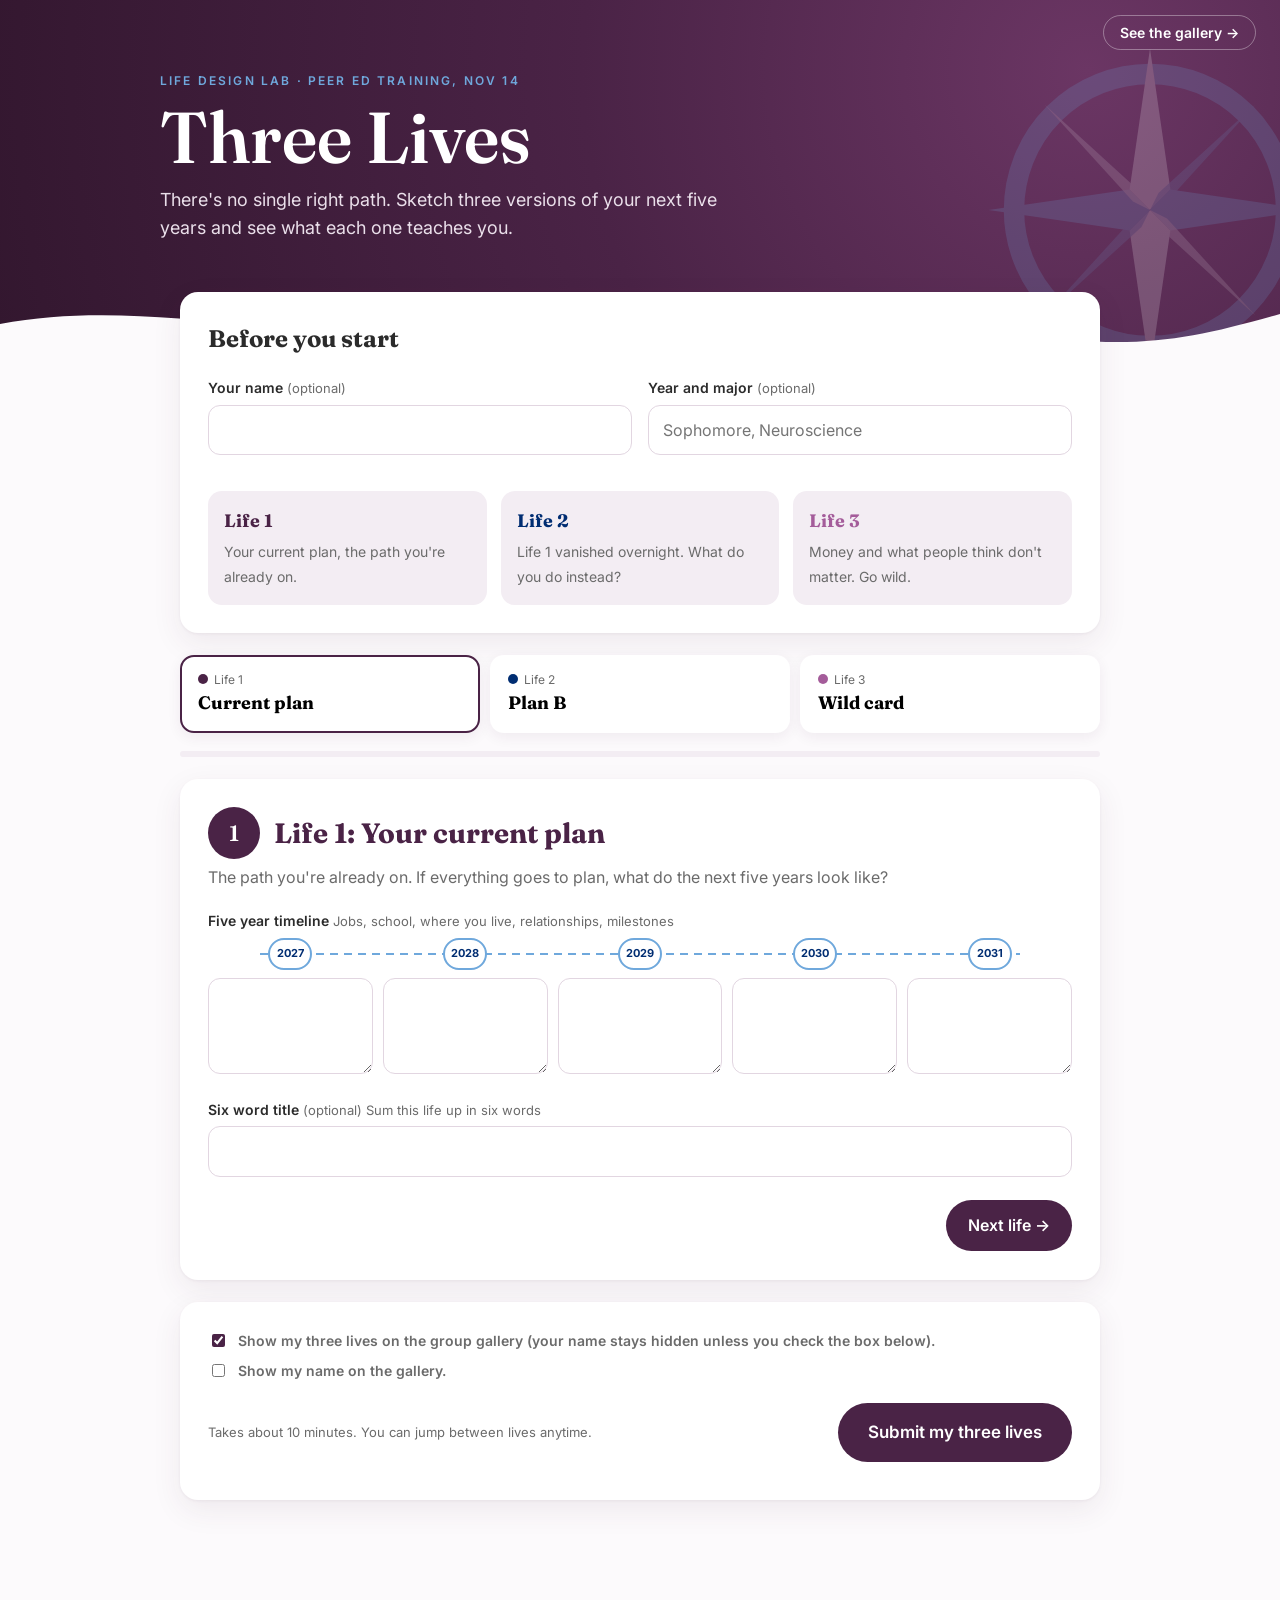
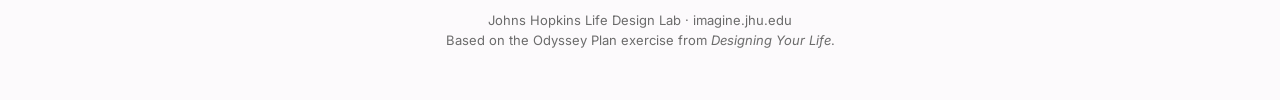
<file: index.html>
<!DOCTYPE html>
<html lang="en">
<head>
<meta charset="UTF-8">
<meta name="viewport" content="width=device-width, initial-scale=1">
<title>Three Lives | Life Design Lab</title>
<link rel="preconnect" href="https://fonts.googleapis.com">
<link href="https://fonts.googleapis.com/css2?family=Fraunces:opsz,wght@9..144,500;9..144,600&family=Inter:wght@400;600;700&display=swap" rel="stylesheet">
<link rel="stylesheet" href="style.css">
<script src="config.js"></script>
</head>
<body>
<header class="hero">
  <nav><a href="gallery.html">See the gallery →</a></nav>
  <svg class="compass" viewBox="0 0 200 200" aria-hidden="true">
    <circle cx="100" cy="100" r="80" fill="none" stroke="#6FA8DC" stroke-width="12"/>
    <polygon points="100,5 112,88 100,100 88,88" fill="#fff"/><polygon points="100,195 88,112 100,100 112,112" fill="#fff"/>
    <polygon points="5,100 88,88 100,100 88,112" fill="#6FA8DC"/><polygon points="195,100 112,112 100,100 112,88" fill="#6FA8DC"/>
    <polygon points="38,38 95,90 100,100 90,95" fill="#fff" opacity=".7"/><polygon points="162,162 105,110 100,100 110,105" fill="#fff" opacity=".7"/>
    <polygon points="162,38 110,95 100,100 105,90" fill="#6FA8DC" opacity=".7"/><polygon points="38,162 90,105 100,100 95,110" fill="#6FA8DC" opacity=".7"/>
  </svg>
  <div class="hero-inner">
    <div class="eyebrow">Life Design Lab · <span id="session"></span></div>
    <h1>Three Lives</h1>
    <p>There's no single right path. Sketch three versions of your next five years and see what each one teaches you.</p>
  </div>
  <svg class="scribble" viewBox="0 0 1200 70" preserveAspectRatio="none" aria-hidden="true">
    <path d="M0 40 C 150 10, 300 70, 450 40 S 750 10, 900 40 S 1100 60, 1200 30 L1200 70 L0 70 Z" fill="#FCFAFC"/>
  </svg>
</header>

<main>
  <div id="demo" class="banner" hidden>Demo mode: no Google Sheet is connected yet, so submissions only save in this browser. See README.md to connect one.</div>

  <form id="form" novalidate>
    <section class="card">
      <h2 class="serif" style="margin-top:0">Before you start</h2>
      <div class="row2">
        <div class="field"><label for="name">Your name <span class="hint">(optional)</span></label><input type="text" id="name" maxlength="80" autocomplete="name"></div>
        <div class="field"><label for="major">Year and major <span class="hint">(optional)</span></label><input type="text" id="major" maxlength="80" placeholder="Sophomore, Neuroscience"></div>
      </div>
      <div class="intro-grid">
        <div class="intro-tile"><b>Life 1</b><span>Your current plan, the path you're already on.</span></div>
        <div class="intro-tile"><b>Life 2</b><span>Life 1 vanished overnight. What do you do instead?</span></div>
        <div class="intro-tile"><b>Life 3</b><span>Money and what people think don't matter. Go wild.</span></div>
      </div>
    </section>

    <div class="tabs" role="tablist">
      <button type="button" class="tab active" data-life="1" role="tab"><small><span class="dot"></span>Life 1</small><strong>Current plan</strong></button>
      <button type="button" class="tab" data-life="2" role="tab"><small><span class="dot"></span>Life 2</small><strong>Plan B</strong></button>
      <button type="button" class="tab" data-life="3" role="tab"><small><span class="dot"></span>Life 3</small><strong>Wild card</strong></button>
    </div>
    <div class="progress"><span id="bar"></span></div>

    <section class="card" id="lives"></section>

    <section class="card">
      <label class="toggle"><input type="checkbox" id="share" checked> Show my three lives on the group gallery (your name stays hidden unless you check the box below).</label>
      <label class="toggle" style="margin-top:8px"><input type="checkbox" id="showName"> Show my name on the gallery.</label>
      <div class="nav-row">
        <span class="hint">Takes about 10 minutes. You can jump between lives anytime.</span>
        <button type="submit" class="btn big" id="submit">Submit my three lives</button>
      </div>
      <div class="error" id="err"></div>
    </section>
  </form>

  <section class="card thanks" id="thanks">
    <div class="eyebrow" style="color:var(--rose)">Submitted</div>
    <h2>Three lives, one you.</h2>
    <p>Now find a partner and share. Which life gave you the most energy?</p>
    <div class="titles" id="titles"></div>
    <a class="btn" href="gallery.html">See everyone's lives</a>
  </section>
</main>

<footer>Johns Hopkins Life Design Lab · imagine.jhu.edu<br>Based on the Odyssey Plan exercise from <i>Designing Your Life</i>.</footer>

<template id="lifeTpl">
  <div class="life">
    <div class="life-head"><div class="badge"></div><div><h2></h2></div></div>
    <p class="prompt"></p>
    <div class="field"><label>Five year timeline <span class="hint">Jobs, school, where you live, relationships, milestones</span></label>
      <div class="timeline"></div></div>
    <div class="field"><label>Six word title <span class="hint">(optional) Sum this life up in six words</span></label><input type="text" class="title" maxlength="80"></div>
    <div class="nav-row"><button type="button" class="btn ghost prev">← Back</button><button type="button" class="btn next">Next life →</button></div>
  </div>
</template>

<script>
const CFG = window.THREE_LIVES_CONFIG || {};
document.getElementById("session").textContent = CFG.SESSION || "Three Lives";
if (!CFG.SCRIPT_URL) document.getElementById("demo").hidden = false;

const LIVES = [
  { n: 1, name: "Your current plan", color: "var(--life1)", prompt: "The path you're already on. If everything goes to plan, what do the next five years look like?" },
  { n: 2, name: "Plan B", color: "var(--life2)", prompt: "Life 1 is gone. That option no longer exists. What would you do instead?" },
  { n: 3, name: "The wild card", color: "var(--life3)", prompt: "Money and other people's opinions don't matter. What would you do with the next five years?" }
];
const year = new Date().getFullYear();
const host = document.getElementById("lives");
const tpl = document.getElementById("lifeTpl");

LIVES.forEach((L, i) => {
  const el = tpl.content.firstElementChild.cloneNode(true);
  el.dataset.life = L.n;
  if (i === 0) el.classList.add("active");
  el.querySelector(".badge").textContent = L.n;
  el.querySelector(".badge").style.background = L.color;
  el.querySelector("h2").textContent = `Life ${L.n}: ${L.name}`;
  el.querySelector("h2").style.color = L.color;
  el.querySelector(".prompt").textContent = L.prompt;
  const tl = el.querySelector(".timeline");
  for (let y = 1; y <= 5; y++) {
    tl.insertAdjacentHTML("beforeend", `<div class="yr"><div class="pin">${year + y}</div><textarea class="y${y}" maxlength="400" aria-label="Life ${L.n}, ${year + y}"></textarea></div>`);
  }
  el.querySelector(".prev").style.visibility = i === 0 ? "hidden" : "visible";
  el.querySelector(".prev").onclick = () => show(L.n - 1);
  const nx = el.querySelector(".next");
  if (i === 2) { nx.textContent = "Review & submit ↓"; nx.onclick = () => document.getElementById("submit").scrollIntoView({ behavior: "smooth", block: "center" }); }
  else nx.onclick = () => show(L.n + 1);
  host.appendChild(el);
});

function show(n) {
  document.querySelectorAll(".life").forEach(l => l.classList.toggle("active", +l.dataset.life === n));
  document.querySelectorAll(".tab").forEach(t => t.classList.toggle("active", +t.dataset.life === n));
  document.querySelector(".tabs").scrollIntoView({ behavior: "smooth", block: "start" });
}
document.querySelectorAll(".tab").forEach(t => t.onclick = () => show(+t.dataset.life));

function lifeData(n) {
  const el = document.querySelector(`.life[data-life="${n}"]`);
  const d = { title: el.querySelector(".title").value.trim() };
  for (let y = 1; y <= 5; y++) d["y" + y] = el.querySelector(".y" + y).value.trim();
  return d;
}
function progress() {
  let filled = 0, total = 0;
  [1, 2, 3].forEach(n => {
    const d = lifeData(n); const keys = ["y1", "y2", "y3", "y4", "y5"];
    const f = keys.filter(k => d[k]).length; filled += f; total += keys.length;
    document.querySelector(`.tab[data-life="${n}"]`).classList.toggle("done", keys.some(k => d[k]));
  });
  document.getElementById("bar").style.width = Math.round(filled / total * 100) + "%";
}
document.getElementById("form").addEventListener("input", progress);

document.getElementById("form").addEventListener("submit", async e => {
  e.preventDefault();
  const err = document.getElementById("err"); err.textContent = "";
  const lives = [1, 2, 3].map(lifeData);
  const missing = lives.map((l, i) => ![1, 2, 3, 4, 5].some(y => l["y" + y]) ? i + 1 : null).filter(Boolean);
  if (missing.length) { err.textContent = `Add at least one year to the timeline for Life ${missing.join(" and Life ")} before submitting.`; show(missing[0]); return; }
  const payload = {
    name: document.getElementById("name").value.trim(),
    major: document.getElementById("major").value.trim(),
    share: document.getElementById("share").checked,
    showName: document.getElementById("showName").checked,
    session: CFG.SESSION || "", lives
  };
  const btn = document.getElementById("submit"); btn.disabled = true; btn.textContent = "Sending…";
  try {
    if (CFG.SCRIPT_URL) {
      const res = await fetch(CFG.SCRIPT_URL, { method: "POST", headers: { "Content-Type": "text/plain;charset=utf-8" }, body: JSON.stringify(payload) });
      const out = await res.json();
      if (!out.ok) throw new Error(out.error || "Save failed");
    } else {
      const all = JSON.parse(localStorage.getItem("threeLivesDemo") || "[]");
      all.push({ ...payload, timestamp: new Date().toISOString() });
      localStorage.setItem("threeLivesDemo", JSON.stringify(all));
    }
    document.getElementById("form").style.display = "none";
    document.getElementById("titles").innerHTML = lives.map((l, i) => `<div style="border-left:5px solid ${LIVES[i].color}"><small>Life ${i + 1}</small>${esc(l.title || LIVES[i].name)}</div>`).join("");
    document.getElementById("thanks").style.display = "block";
    window.scrollTo({ top: 0, behavior: "smooth" });
  } catch (x) {
    err.textContent = "Something went wrong saving your lives. Check your connection and try again. (" + x.message + ")";
    btn.disabled = false; btn.textContent = "Submit my three lives";
  }
});
function esc(s) { return s.replace(/[&<>"']/g, c => ({ "&": "&amp;", "<": "&lt;", ">": "&gt;", '"': "&quot;", "'": "&#39;" }[c])); }
</script>
</body>
</html>
</file>
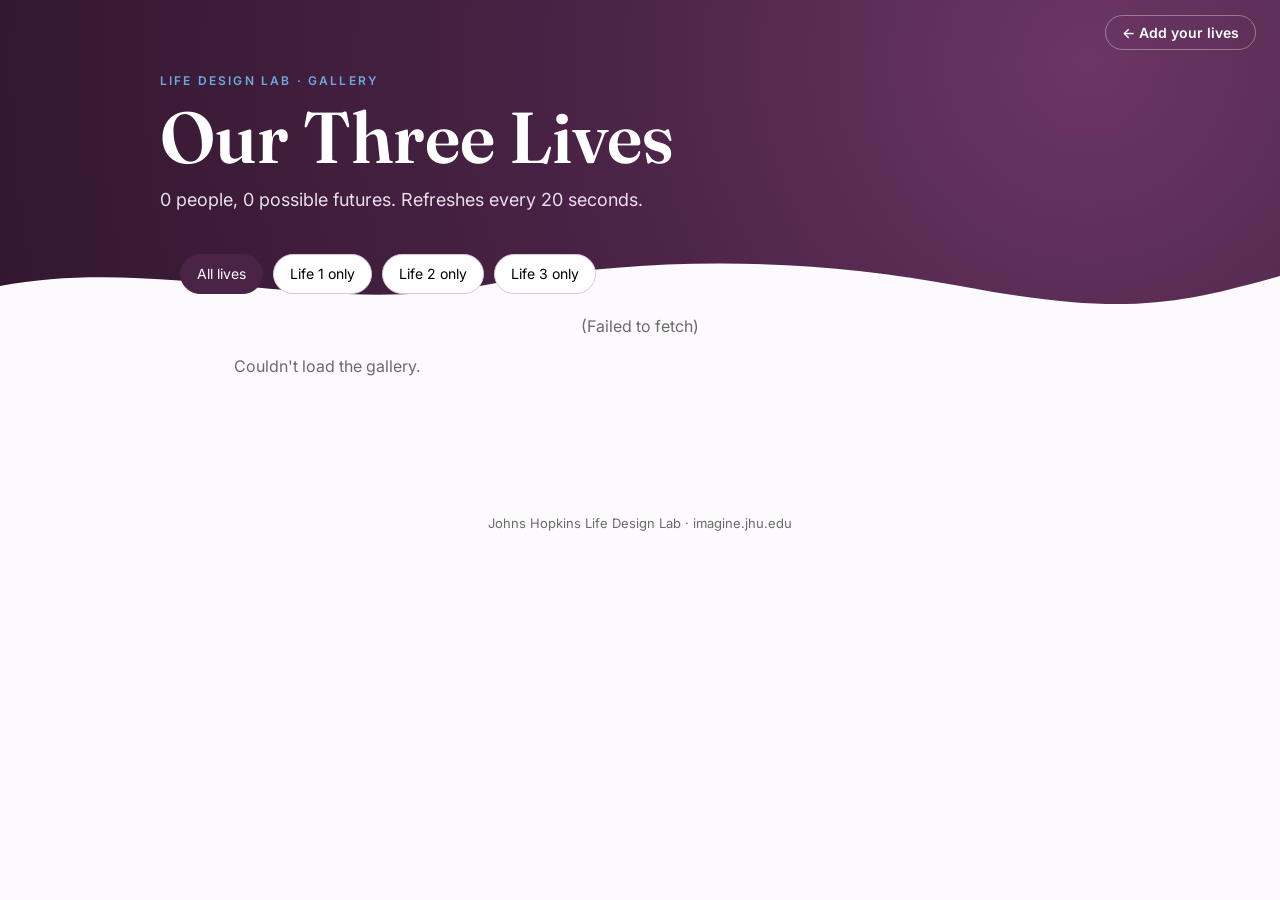
<file: gallery.html>
<!DOCTYPE html>
<html lang="en">
<head>
<meta charset="UTF-8">
<meta name="viewport" content="width=device-width, initial-scale=1">
<title>Three Lives Gallery | Life Design Lab</title>
<link rel="preconnect" href="https://fonts.googleapis.com">
<link href="https://fonts.googleapis.com/css2?family=Fraunces:opsz,wght@9..144,500;9..144,600&family=Inter:wght@400;600;700&display=swap" rel="stylesheet">
<link rel="stylesheet" href="style.css">
<script src="config.js"></script>
</head>
<body>
<header class="hero" style="padding-bottom:100px">
  <nav><a href="index.html">← Add your lives</a></nav>
  <div class="hero-inner">
    <div class="eyebrow">Life Design Lab · Gallery</div>
    <h1>Our Three Lives</h1>
    <p><span id="count">0 people</span>, <span id="count3">0</span> possible futures. Refreshes every 20 seconds.</p>
  </div>
  <svg class="scribble" viewBox="0 0 1200 70" preserveAspectRatio="none" aria-hidden="true">
    <path d="M0 40 C 150 10, 300 70, 450 40 S 750 10, 900 40 S 1100 60, 1200 30 L1200 70 L0 70 Z" fill="#FCFAFC"/>
  </svg>
</header>
<main>
  <div id="demo" class="banner" hidden>Demo mode: showing submissions saved in this browser only.</div>
  <div class="filters">
    <button class="chip on" data-f="0">All lives</button>
    <button class="chip" data-f="1">Life 1 only</button>
    <button class="chip" data-f="2">Life 2 only</button>
    <button class="chip" data-f="3">Life 3 only</button>
  </div>
  <div class="wall" id="wall"><div class="empty">Loading lives…</div></div>
</main>
<footer>Johns Hopkins Life Design Lab · imagine.jhu.edu</footer>
<script>
const CFG = window.THREE_LIVES_CONFIG || {};
const COLORS = ["#4A2346", "#002D72", "#A45C9A"];
const NAMES = ["Current plan", "Plan B", "Wild card"];
let data = [], filter = 0;
if (!CFG.SCRIPT_URL) document.getElementById("demo").hidden = false;
const esc = s => String(s || "").replace(/[&<>"']/g, c => ({ "&": "&amp;", "<": "&lt;", ">": "&gt;", '"': "&quot;", "'": "&#39;" }[c]));

async function load() {
  try {
    if (CFG.SCRIPT_URL) {
      const r = await fetch(CFG.SCRIPT_URL + "?action=list");
      const out = await r.json(); data = out.items || [];
    } else {
      data = JSON.parse(localStorage.getItem("threeLivesDemo") || "[]").filter(d => d.share)
        .map(d => ({ ...d, name: d.showName ? d.name : "" })).reverse();
    }
    render();
  } catch (e) { document.getElementById("wall").innerHTML = `<div class="empty">Couldn't load the gallery. (${esc(e.message)})</div>`; }
}
function render() {
  document.getElementById("count").textContent = data.length + (data.length === 1 ? " person" : " people");
  document.getElementById("count3").textContent = data.length * 3;
  const wall = document.getElementById("wall");
  if (!data.length) { wall.innerHTML = `<div class="empty">No lives shared yet. Be the first!</div>`; return; }
  wall.innerHTML = data.map(d => {
    const lives = (d.lives || []).map((l, i) => ({ ...l, i })).filter(l => !filter || l.i === filter - 1);
    return `<article class="post">
      <div class="who">${d.name ? esc(d.name) : "Anonymous designer"}${d.major ? " · " + esc(d.major) : ""}</div>
      ${lives.map(l => `<div class="lifeline" style="border-color:${COLORS[l.i]}">
        <small>Life ${l.i + 1} · ${NAMES[l.i]}</small><div>${esc(l.title || NAMES[l.i])}</div>
        <details><summary>See the timeline</summary>
          <ol>${[1,2,3,4,5].map(y => l["y" + y] ? `<li>${esc(l["y" + y])}</li>` : "").join("")}</ol>
        </details></div>`).join("")}
    </article>`;
  }).join("");
}
document.querySelectorAll(".chip").forEach(c => c.onclick = () => {
  document.querySelectorAll(".chip").forEach(x => x.classList.remove("on")); c.classList.add("on");
  filter = +c.dataset.f; render();
});
load(); setInterval(load, 20000);
</script>
</body>
</html>
</file>
<file: style.css>
:root {
  --plum: #4A2346; --plum-deep: #33172F; --rose: #A45C9A; --sky: #6FA8DC;
  --sky-pale: #E8F1FA; --navy: #002D72; --lilac: #F3EDF3; --ink: #2B2B2B; --mute: #6B6B6B;
  --paper: #FCFAFC; --radius: 18px;
  --life1: #4A2346; --life2: #002D72; --life3: #A45C9A;
}
* { box-sizing: border-box; }
html { scroll-behavior: smooth; }
body {
  margin: 0; font-family: "Inter", system-ui, sans-serif; color: var(--ink); background: var(--paper);
  line-height: 1.55;
}
h1, h2, h3, .serif { font-family: "Fraunces", Georgia, serif; }
a { color: var(--navy); }

/* Hero */
.hero {
  position: relative; overflow: hidden; color: #fff;
  background: radial-gradient(circle at 85% 20%, #6b3664 0%, var(--plum) 45%, var(--plum-deep) 100%);
  padding: 72px 24px 110px;
}
.hero-inner { max-width: 960px; margin: 0 auto; position: relative; z-index: 2; }
.eyebrow { text-transform: uppercase; letter-spacing: .18em; font-size: 12px; color: var(--sky); font-weight: 600; }
.hero h1 { font-size: clamp(40px, 7vw, 72px); margin: 10px 0 12px; line-height: 1.02; font-weight: 600; }
.hero p { max-width: 560px; font-size: 18px; color: #EADFEA; margin: 0; }
.compass {
  position: absolute; right: -40px; top: 40px; width: 340px; height: 340px; opacity: .18; z-index: 1;
  animation: spin 60s linear infinite;
}
@keyframes spin { to { transform: rotate(360deg); } }
.scribble { position: absolute; bottom: -2px; left: 0; width: 100%; height: 70px; z-index: 1; }
.hero nav { position: absolute; top: 20px; right: 24px; z-index: 3; }
.hero nav a {
  color: #fff; text-decoration: none; font-size: 14px; font-weight: 600; padding: 8px 16px;
  border: 1px solid rgba(255,255,255,.35); border-radius: 999px; transition: background .2s;
}
.hero nav a:hover { background: rgba(255,255,255,.12); }

main { max-width: 960px; margin: -60px auto 80px; padding: 0 20px; position: relative; z-index: 3; }

.card {
  background: #fff; border-radius: var(--radius); padding: 28px;
  box-shadow: 0 10px 30px rgba(74,35,70,.08), 0 1px 3px rgba(74,35,70,.06);
  margin-bottom: 22px;
}
.intro-grid { display: grid; grid-template-columns: repeat(3, 1fr); gap: 14px; margin-top: 18px; }
.intro-tile { border-radius: 14px; padding: 16px; background: var(--lilac); }
.intro-tile b { display: block; font-family: "Fraunces", serif; font-size: 18px; margin-bottom: 4px; }
.intro-tile:nth-child(1) b { color: var(--life1); }
.intro-tile:nth-child(2) b { color: var(--life2); }
.intro-tile:nth-child(3) b { color: var(--life3); }
.intro-tile span { font-size: 14px; color: var(--mute); }

label { font-weight: 600; font-size: 14px; display: block; margin-bottom: 6px; }
.hint { font-weight: 400; color: var(--mute); font-size: 13px; }
input[type=text], textarea {
  width: 100%; font: inherit; padding: 12px 14px; border-radius: 12px; border: 1.5px solid #E2D6E1;
  background: #fff; transition: border .2s, box-shadow .2s; resize: vertical;
}
input[type=text]:focus, textarea:focus { outline: none; border-color: var(--rose); box-shadow: 0 0 0 4px rgba(164,92,154,.15); }
.row2 { display: grid; grid-template-columns: 1fr 1fr; gap: 16px; }
.field { margin-bottom: 18px; }

/* Tabs */
.tabs { display: flex; gap: 10px; margin-bottom: 18px; flex-wrap: wrap; }
.tab {
  flex: 1; min-width: 150px; cursor: pointer; border: 2px solid transparent; background: #fff;
  border-radius: 14px; padding: 14px 16px; text-align: left; font: inherit;
  box-shadow: 0 4px 14px rgba(74,35,70,.07); transition: transform .15s, border .2s;
}
.tab:hover { transform: translateY(-2px); }
.tab small { display: block; color: var(--mute); font-size: 12px; }
.tab strong { font-family: "Fraunces", serif; font-size: 18px; }
.tab .dot { display: inline-block; width: 10px; height: 10px; border-radius: 50%; margin-right: 6px; }
.tab.done::after { content: "✓"; float: right; color: #2E7D32; font-weight: 700; }
.tab[data-life="1"] .dot { background: var(--life1); } .tab[data-life="1"].active { border-color: var(--life1); }
.tab[data-life="2"] .dot { background: var(--life2); } .tab[data-life="2"].active { border-color: var(--life2); }
.tab[data-life="3"] .dot { background: var(--life3); } .tab[data-life="3"].active { border-color: var(--life3); }

.life { display: none; animation: rise .35s ease; }
.life.active { display: block; }
@keyframes rise { from { opacity: 0; transform: translateY(8px); } to { opacity: 1; transform: none; } }
.life-head { display: flex; align-items: center; gap: 14px; margin-bottom: 6px; }
.badge {
  width: 52px; height: 52px; border-radius: 50%; display: grid; place-items: center; color: #fff;
  font-family: "Fraunces", serif; font-size: 22px; font-weight: 600; flex: none;
}
.life h2 { margin: 0; font-size: 28px; }
.life .prompt { color: var(--mute); margin: 0 0 20px; }

/* Timeline */
.timeline { display: grid; grid-template-columns: repeat(5, 1fr); gap: 10px; margin-bottom: 18px; position: relative; }
.timeline::before {
  content: ""; position: absolute; left: 6%; right: 6%; top: 15px; height: 2px;
  background: repeating-linear-gradient(90deg, var(--sky) 0 8px, transparent 8px 14px);
}
.yr { position: relative; }
.yr .pin {
  width: 32px; height: 32px; border-radius: 50%; margin: 0 auto 8px; display: grid; place-items: center;
  background: #fff; border: 2px solid var(--sky); font-size: 11px; font-weight: 700; color: var(--navy); position: relative; z-index: 1; width: 44px; border-radius: 999px;
}
.yr textarea { min-height: 96px; font-size: 14px; padding: 10px; }

/* Gauges */
.gauges { display: grid; grid-template-columns: repeat(4, 1fr); gap: 12px; }
.gauge { background: var(--lilac); border-radius: 14px; padding: 14px; text-align: center; }
.gauge .lbl { font-size: 13px; font-weight: 600; }
.gauge .val { font-family: "Fraunces", serif; font-size: 30px; line-height: 1.1; margin: 4px 0; }
input[type=range] { width: 100%; accent-color: var(--plum); }

.nav-row { display: flex; justify-content: space-between; align-items: center; margin-top: 22px; gap: 12px; }
.btn {
  border: 0; cursor: pointer; font: inherit; font-weight: 600; padding: 13px 22px; border-radius: 999px;
  background: var(--plum); color: #fff; transition: transform .15s, box-shadow .2s, background .2s;
}
.btn:hover { transform: translateY(-1px); box-shadow: 0 8px 18px rgba(74,35,70,.25); }
.btn.ghost { background: transparent; color: var(--plum); border: 1.5px solid #D9C8D7; }
.btn.big { padding: 16px 30px; font-size: 17px; }
.btn:disabled { opacity: .6; cursor: wait; transform: none; }

.progress { height: 6px; background: var(--lilac); border-radius: 99px; overflow: hidden; margin: 6px 0 22px; }
.progress span { display: block; height: 100%; width: 0; background: linear-gradient(90deg, var(--plum), var(--rose), var(--sky)); transition: width .4s; }

.toggle { display: flex; gap: 10px; align-items: flex-start; font-size: 14px; color: var(--mute); }
.toggle input { margin-top: 4px; accent-color: var(--plum); }

.banner { background: #FFF4E5; color: #8A4B00; padding: 12px 16px; border-radius: 12px; font-size: 14px; margin-bottom: 18px; }
.error { color: #B00020; font-size: 14px; margin-top: 10px; }

/* Thank you */
.thanks { text-align: center; padding: 48px 28px; display: none; }
.thanks h2 { font-size: 40px; margin: 10px 0; color: var(--plum); }
.titles { display: grid; gap: 10px; max-width: 560px; margin: 24px auto; text-align: left; }
.titles div { padding: 14px 18px; border-radius: 14px; background: var(--lilac); font-family: "Fraunces", serif; font-size: 18px; }
.titles small { display: block; font-family: "Inter", sans-serif; font-size: 12px; color: var(--mute); text-transform: uppercase; letter-spacing: .1em; }

footer { text-align: center; color: var(--mute); font-size: 13px; padding: 30px 20px 50px; }

/* Gallery */
.filters { display: flex; gap: 10px; flex-wrap: wrap; align-items: center; margin-bottom: 20px; }
.chip { cursor: pointer; border: 1.5px solid #D9C8D7; background: #fff; border-radius: 999px; padding: 8px 16px; font: inherit; font-size: 14px; }
.chip.on { background: var(--plum); color: #fff; border-color: var(--plum); }
.wall { columns: 3 280px; column-gap: 18px; }
.post {
  break-inside: avoid; background: #fff; border-radius: var(--radius); padding: 20px; margin-bottom: 18px;
  box-shadow: 0 8px 24px rgba(74,35,70,.08); animation: rise .4s ease both;
}
.post .who { font-size: 13px; color: var(--mute); margin-bottom: 10px; }
.post .lifeline { border-left: 4px solid; padding: 4px 0 4px 12px; margin: 10px 0; }
.post .lifeline small { font-size: 11px; text-transform: uppercase; letter-spacing: .12em; color: var(--mute); }
.post .lifeline > div { font-family: "Fraunces", serif; font-size: 17px; }
.post details { margin-top: 10px; font-size: 14px; }
.post summary { cursor: pointer; color: var(--navy); font-weight: 600; }
.post ol { padding-left: 20px; margin: 8px 0; }
.meter { display: flex; gap: 4px; margin-top: 4px; }
.meter i { flex: 1; height: 6px; border-radius: 3px; background: #E6DCE5; }
.empty { text-align: center; color: var(--mute); padding: 40px; }

@media (max-width: 760px) {
  .intro-grid, .row2 { grid-template-columns: 1fr; }
  .timeline { grid-template-columns: 1fr; }
  .timeline::before { display: none; }
  .gauges { grid-template-columns: 1fr 1fr; }
  .compass { width: 220px; height: 220px; right: -60px; }
  .hero nav { position: static; margin-bottom: 18px; }
}
@media (prefers-reduced-motion: reduce) { * { animation: none !important; transition: none !important; } }
</file>
